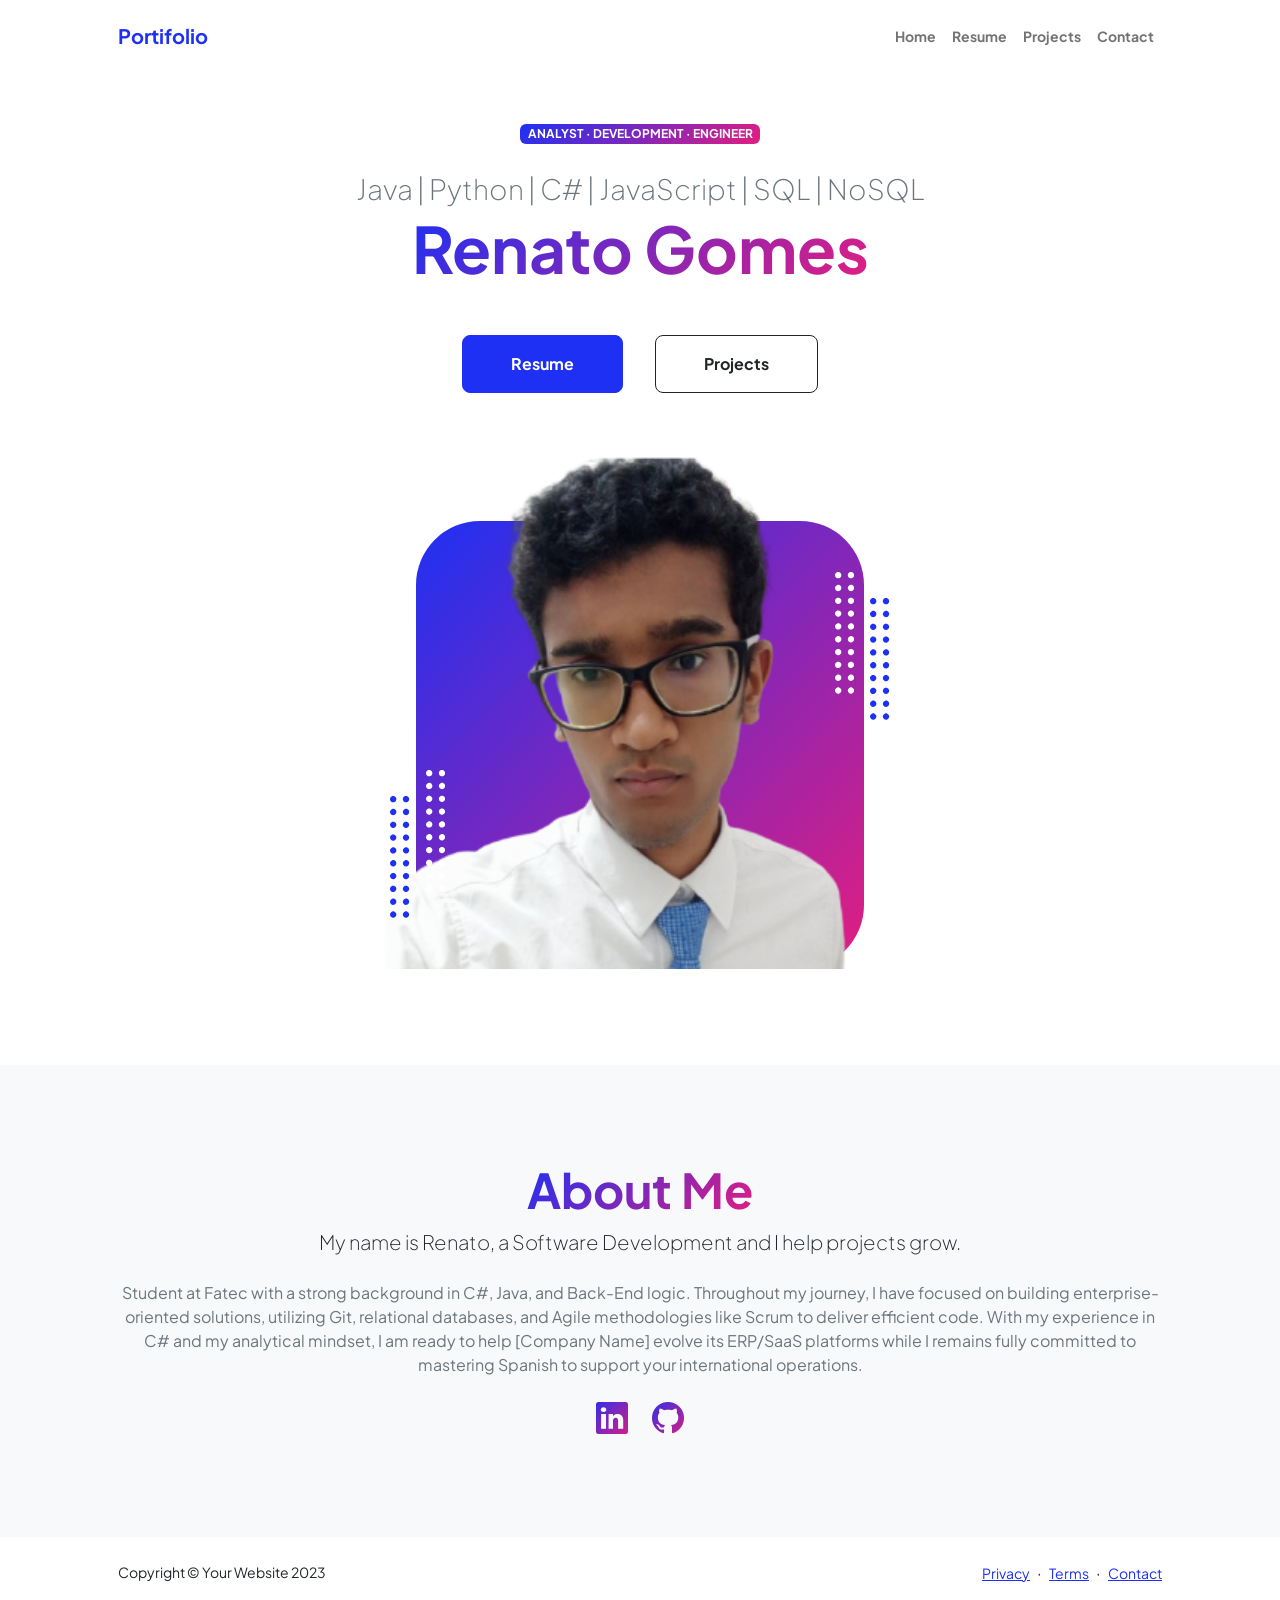
<file: index.html>
<!DOCTYPE html>
<html lang="en">
    <head>
        <meta charset="utf-8" />
        <meta name="viewport" content="width=device-width, initial-scale=1, shrink-to-fit=no" />
        <meta name="description" content="" />
        <meta name="author" content="" />
        <title>Personal - Start Bootstrap Theme</title>
        <!-- Favicon-->
        <link rel="icon" type="image/x-icon" href="assets/favicon.ico" />
        <!-- Custom Google font-->
        <link rel="preconnect" href="https://fonts.googleapis.com" />
        <link rel="preconnect" href="https://fonts.gstatic.com" crossorigin />
        <link href="https://fonts.googleapis.com/css2?family=Plus+Jakarta+Sans:wght@100;200;300;400;500;600;700;800;900&amp;display=swap" rel="stylesheet" />
        <!-- Bootstrap icons-->
        <link href="https://cdn.jsdelivr.net/npm/bootstrap-icons@1.8.1/font/bootstrap-icons.css" rel="stylesheet" />
        <!-- Core theme CSS (includes Bootstrap)-->
        <link href="css/styles.css" rel="stylesheet" />
    </head>
    <body class="d-flex flex-column h-100">
        <main class="flex-shrink-0">
            <!-- Navigation-->
            <nav class="navbar navbar-expand-lg navbar-light bg-white py-3">
                <div class="container px-5">
                    <a class="navbar-brand" href="index.html"><span class="fw-bolder text-primary">Portifolio</span></a>
                    <button class="navbar-toggler" type="button" data-bs-toggle="collapse" data-bs-target="#navbarSupportedContent" aria-controls="navbarSupportedContent" aria-expanded="false" aria-label="Toggle navigation"><span class="navbar-toggler-icon"></span></button>
                    <div class="collapse navbar-collapse" id="navbarSupportedContent">
                        <ul class="navbar-nav ms-auto mb-2 mb-lg-0 small fw-bolder">
                            <li class="nav-item"><a class="nav-link" href="index.html">Home</a></li>
                            <li class="nav-item"><a class="nav-link" href="resume.html">Resume</a></li>
                            <li class="nav-item"><a class="nav-link" href="projects.html">Projects</a></li>
                            <li class="nav-item"><a class="nav-link" href="contact.html">Contact</a></li>
                        </ul>
                    </div>
                </div>
            </nav>
            <!-- Header-->
            <header class="py-5">
                <div class="container px-5 pb-5">
                    <div class="row gx-5 align-items-center">
                        <div class="col-xxl-5">
                            <!-- Header text content-->
                            <div class="text-center text-xxl-start">
                                <div class="badge bg-gradient-primary-to-secondary text-white mb-4"><div class="text-uppercase">Analyst &middot; Development &middot; Engineer</div></div>
                                <div class="fs-3 fw-light text-muted">Java | Python | C# | JavaScript | SQL | NoSQL</div>
                                <h1 class="display-3 fw-bolder mb-5"><span class="text-gradient d-inline">Renato Gomes</span></h1>
                                <div class="d-grid gap-3 d-sm-flex justify-content-sm-center justify-content-xxl-start mb-3">
                                    <a class="btn btn-primary btn-lg px-5 py-3 me-sm-3 fs-6 fw-bolder" href="resume.html">Resume</a>
                                    <a class="btn btn-outline-dark btn-lg px-5 py-3 fs-6 fw-bolder" href="projects.html">Projects</a>
                                </div>
                            </div>
                        </div>
                        <div class="col-xxl-7">
                            <!-- Header profile picture-->
                            <div class="d-flex justify-content-center mt-5 mt-xxl-0">
                                <div class="profile bg-gradient-primary-to-secondary">
                                    <!-- TIP: For best results, use a photo with a transparent background like the demo example below-->
                                    <!-- Watch a tutorial on how to do this on YouTube (link)-->
                                    <img class="profile-img" src="assets/download.png" alt="..." />
                                    <div class="dots-1">
                                        <!-- SVG Dots-->
                                        <svg version="1.1" xmlns="http://www.w3.org/2000/svg" xmlns:xlink="http://www.w3.org/1999/xlink" x="0px" y="0px" viewBox="0 0 191.6 1215.4" style="enable-background: new 0 0 191.6 1215.4" xml:space="preserve">
                                            <g transform="translate(0.000000,1280.000000) scale(0.100000,-0.100000)">
                                                <path d="M227.7,12788.6c-105-35-200-141-222-248c-43-206,163-412,369-369c155,32,275,190,260,339c-11,105-90,213-190,262        C383.7,12801.6,289.7,12808.6,227.7,12788.6z"></path>
                                                <path d="M1507.7,12788.6c-151-50-253-216-222-362c25-119,136-230,254-255c194-41,395,142,375,339c-11,105-90,213-190,262        C1663.7,12801.6,1569.7,12808.6,1507.7,12788.6z"></path>
                                                <path d="M227.7,11508.6c-105-35-200-141-222-248c-43-206,163-412,369-369c155,32,275,190,260,339c-11,105-90,213-190,262        C383.7,11521.6,289.7,11528.6,227.7,11508.6z"></path>
                                                <path d="M1507.7,11508.6c-151-50-253-216-222-362c25-119,136-230,254-255c194-41,395,142,375,339c-11,105-90,213-190,262        C1663.7,11521.6,1569.7,11528.6,1507.7,11508.6z"></path>
                                                <path d="M227.7,10228.6c-105-35-200-141-222-248c-43-206,163-412,369-369c155,32,275,190,260,339c-11,105-90,213-190,262        C383.7,10241.6,289.7,10248.6,227.7,10228.6z"></path>
                                                <path d="M1507.7,10228.6c-105-35-200-141-222-248c-43-206,163-412,369-369c155,32,275,190,260,339c-11,105-90,213-190,262        C1663.7,10241.6,1569.7,10248.6,1507.7,10228.6z"></path>
                                                <path d="M227.7,8948.6c-105-35-200-141-222-248c-43-206,163-412,369-369c155,32,275,190,260,339c-11,105-90,213-190,262        C383.7,8961.6,289.7,8968.6,227.7,8948.6z"></path>
                                                <path d="M1507.7,8948.6c-105-35-200-141-222-248c-43-206,163-412,369-369c155,32,275,190,260,339c-11,105-90,213-190,262        C1663.7,8961.6,1569.7,8968.6,1507.7,8948.6z"></path>
                                                <path d="M227.7,7668.6c-105-35-200-141-222-248c-43-206,163-412,369-369c155,32,275,190,260,339c-11,105-90,213-190,262        C383.7,7681.6,289.7,7688.6,227.7,7668.6z"></path>
                                                <path d="M1507.7,7668.6c-105-35-200-141-222-248c-43-206,163-412,369-369c155,32,275,190,260,339c-11,105-90,213-190,262        C1663.7,7681.6,1569.7,7688.6,1507.7,7668.6z"></path>
                                                <path d="M227.7,6388.6c-105-35-200-141-222-248c-43-206,163-412,369-369c155,32,275,190,260,339c-11,105-90,213-190,262        C383.7,6401.6,289.7,6408.6,227.7,6388.6z"></path>
                                                <path d="M1507.7,6388.6c-105-35-200-141-222-248c-43-206,163-412,369-369c155,32,275,190,260,339c-11,105-90,213-190,262        C1663.7,6401.6,1569.7,6408.6,1507.7,6388.6z"></path>
                                                <path d="M227.7,5108.6c-105-35-200-141-222-248c-43-206,163-412,369-369c155,32,275,190,260,339c-11,105-90,213-190,262        C383.7,5121.6,289.7,5128.6,227.7,5108.6z"></path>
                                                <path d="M1507.7,5108.6c-105-35-200-141-222-248c-43-206,163-412,369-369c155,32,275,190,260,339c-11,105-90,213-190,262        C1663.7,5121.6,1569.7,5128.6,1507.7,5108.6z"></path>
                                                <path d="M227.7,3828.6c-105-35-200-141-222-248c-43-206,163-412,369-369c155,32,275,190,260,339c-11,105-90,213-190,262        C383.7,3841.6,289.7,3848.6,227.7,3828.6z"></path>
                                                <path d="M1507.7,3828.6c-105-35-200-141-222-248c-43-206,163-412,369-369c155,32,275,190,260,339c-11,105-90,213-190,262        C1663.7,3841.6,1569.7,3848.6,1507.7,3828.6z"></path>
                                                <path d="M227.7,2548.6c-105-35-200-141-222-248c-43-206,163-412,369-369c155,32,275,190,260,339c-11,105-90,213-190,262        C383.7,2561.6,289.7,2568.6,227.7,2548.6z"></path>
                                                <path d="M1507.7,2548.6c-105-35-200-141-222-248c-43-206,163-412,369-369c155,32,275,190,260,339c-11,105-90,213-190,262        C1663.7,2561.6,1569.7,2568.6,1507.7,2548.6z"></path>
                                                <path d="M227.7,1268.6c-105-35-200-141-222-248c-43-206,163-412,369-369c155,32,275,190,260,339c-11,105-90,213-190,262        C383.7,1281.6,289.7,1288.6,227.7,1268.6z"></path>
                                                <path d="M1507.7,1268.6c-105-35-200-141-222-248c-43-206,163-412,369-369c155,32,275,190,260,339c-11,105-90,213-190,262        C1663.7,1281.6,1569.7,1288.6,1507.7,1268.6z"></path>
                                            </g>
                                        </svg>
                                        <!-- END of SVG dots-->
                                    </div>
                                    <div class="dots-2">
                                        <!-- SVG Dots-->
                                        <svg version="1.1" xmlns="http://www.w3.org/2000/svg" xmlns:xlink="http://www.w3.org/1999/xlink" x="0px" y="0px" viewBox="0 0 191.6 1215.4" style="enable-background: new 0 0 191.6 1215.4" xml:space="preserve">
                                            <g transform="translate(0.000000,1280.000000) scale(0.100000,-0.100000)">
                                                <path d="M227.7,12788.6c-105-35-200-141-222-248c-43-206,163-412,369-369c155,32,275,190,260,339c-11,105-90,213-190,262        C383.7,12801.6,289.7,12808.6,227.7,12788.6z"></path>
                                                <path d="M1507.7,12788.6c-151-50-253-216-222-362c25-119,136-230,254-255c194-41,395,142,375,339c-11,105-90,213-190,262        C1663.7,12801.6,1569.7,12808.6,1507.7,12788.6z"></path>
                                                <path d="M227.7,11508.6c-105-35-200-141-222-248c-43-206,163-412,369-369c155,32,275,190,260,339c-11,105-90,213-190,262        C383.7,11521.6,289.7,11528.6,227.7,11508.6z"></path>
                                                <path d="M1507.7,11508.6c-151-50-253-216-222-362c25-119,136-230,254-255c194-41,395,142,375,339c-11,105-90,213-190,262        C1663.7,11521.6,1569.7,11528.6,1507.7,11508.6z"></path>
                                                <path d="M227.7,10228.6c-105-35-200-141-222-248c-43-206,163-412,369-369c155,32,275,190,260,339c-11,105-90,213-190,262        C383.7,10241.6,289.7,10248.6,227.7,10228.6z"></path>
                                                <path d="M1507.7,10228.6c-105-35-200-141-222-248c-43-206,163-412,369-369c155,32,275,190,260,339c-11,105-90,213-190,262        C1663.7,10241.6,1569.7,10248.6,1507.7,10228.6z"></path>
                                                <path d="M227.7,8948.6c-105-35-200-141-222-248c-43-206,163-412,369-369c155,32,275,190,260,339c-11,105-90,213-190,262        C383.7,8961.6,289.7,8968.6,227.7,8948.6z"></path>
                                                <path d="M1507.7,8948.6c-105-35-200-141-222-248c-43-206,163-412,369-369c155,32,275,190,260,339c-11,105-90,213-190,262        C1663.7,8961.6,1569.7,8968.6,1507.7,8948.6z"></path>
                                                <path d="M227.7,7668.6c-105-35-200-141-222-248c-43-206,163-412,369-369c155,32,275,190,260,339c-11,105-90,213-190,262        C383.7,7681.6,289.7,7688.6,227.7,7668.6z"></path>
                                                <path d="M1507.7,7668.6c-105-35-200-141-222-248c-43-206,163-412,369-369c155,32,275,190,260,339c-11,105-90,213-190,262        C1663.7,7681.6,1569.7,7688.6,1507.7,7668.6z"></path>
                                                <path d="M227.7,6388.6c-105-35-200-141-222-248c-43-206,163-412,369-369c155,32,275,190,260,339c-11,105-90,213-190,262        C383.7,6401.6,289.7,6408.6,227.7,6388.6z"></path>
                                                <path d="M1507.7,6388.6c-105-35-200-141-222-248c-43-206,163-412,369-369c155,32,275,190,260,339c-11,105-90,213-190,262        C1663.7,6401.6,1569.7,6408.6,1507.7,6388.6z"></path>
                                                <path d="M227.7,5108.6c-105-35-200-141-222-248c-43-206,163-412,369-369c155,32,275,190,260,339c-11,105-90,213-190,262        C383.7,5121.6,289.7,5128.6,227.7,5108.6z"></path>
                                                <path d="M1507.7,5108.6c-105-35-200-141-222-248c-43-206,163-412,369-369c155,32,275,190,260,339c-11,105-90,213-190,262        C1663.7,5121.6,1569.7,5128.6,1507.7,5108.6z"></path>
                                                <path d="M227.7,3828.6c-105-35-200-141-222-248c-43-206,163-412,369-369c155,32,275,190,260,339c-11,105-90,213-190,262        C383.7,3841.6,289.7,3848.6,227.7,3828.6z"></path>
                                                <path d="M1507.7,3828.6c-105-35-200-141-222-248c-43-206,163-412,369-369c155,32,275,190,260,339c-11,105-90,213-190,262        C1663.7,3841.6,1569.7,3848.6,1507.7,3828.6z"></path>
                                                <path d="M227.7,2548.6c-105-35-200-141-222-248c-43-206,163-412,369-369c155,32,275,190,260,339c-11,105-90,213-190,262        C383.7,2561.6,289.7,2568.6,227.7,2548.6z"></path>
                                                <path d="M1507.7,2548.6c-105-35-200-141-222-248c-43-206,163-412,369-369c155,32,275,190,260,339c-11,105-90,213-190,262        C1663.7,2561.6,1569.7,2568.6,1507.7,2548.6z"></path>
                                                <path d="M227.7,1268.6c-105-35-200-141-222-248c-43-206,163-412,369-369c155,32,275,190,260,339c-11,105-90,213-190,262        C383.7,1281.6,289.7,1288.6,227.7,1268.6z"></path>
                                                <path d="M1507.7,1268.6c-105-35-200-141-222-248c-43-206,163-412,369-369c155,32,275,190,260,339c-11,105-90,213-190,262        C1663.7,1281.6,1569.7,1288.6,1507.7,1268.6z"></path>
                                            </g>
                                        </svg>
                                        <!-- END of SVG dots-->
                                    </div>
                                    <div class="dots-3">
                                        <!-- SVG Dots-->
                                        <svg version="1.1" xmlns="http://www.w3.org/2000/svg" xmlns:xlink="http://www.w3.org/1999/xlink" x="0px" y="0px" viewBox="0 0 191.6 1215.4" style="enable-background: new 0 0 191.6 1215.4" xml:space="preserve">
                                            <g transform="translate(0.000000,1280.000000) scale(0.100000,-0.100000)">
                                                <path d="M227.7,12788.6c-105-35-200-141-222-248c-43-206,163-412,369-369c155,32,275,190,260,339c-11,105-90,213-190,262        C383.7,12801.6,289.7,12808.6,227.7,12788.6z"></path>
                                                <path d="M1507.7,12788.6c-151-50-253-216-222-362c25-119,136-230,254-255c194-41,395,142,375,339c-11,105-90,213-190,262        C1663.7,12801.6,1569.7,12808.6,1507.7,12788.6z"></path>
                                                <path d="M227.7,11508.6c-105-35-200-141-222-248c-43-206,163-412,369-369c155,32,275,190,260,339c-11,105-90,213-190,262        C383.7,11521.6,289.7,11528.6,227.7,11508.6z"></path>
                                                <path d="M1507.7,11508.6c-151-50-253-216-222-362c25-119,136-230,254-255c194-41,395,142,375,339c-11,105-90,213-190,262        C1663.7,11521.6,1569.7,11528.6,1507.7,11508.6z"></path>
                                                <path d="M227.7,10228.6c-105-35-200-141-222-248c-43-206,163-412,369-369c155,32,275,190,260,339c-11,105-90,213-190,262        C383.7,10241.6,289.7,10248.6,227.7,10228.6z"></path>
                                                <path d="M1507.7,10228.6c-105-35-200-141-222-248c-43-206,163-412,369-369c155,32,275,190,260,339c-11,105-90,213-190,262        C1663.7,10241.6,1569.7,10248.6,1507.7,10228.6z"></path>
                                                <path d="M227.7,8948.6c-105-35-200-141-222-248c-43-206,163-412,369-369c155,32,275,190,260,339c-11,105-90,213-190,262        C383.7,8961.6,289.7,8968.6,227.7,8948.6z"></path>
                                                <path d="M1507.7,8948.6c-105-35-200-141-222-248c-43-206,163-412,369-369c155,32,275,190,260,339c-11,105-90,213-190,262        C1663.7,8961.6,1569.7,8968.6,1507.7,8948.6z"></path>
                                                <path d="M227.7,7668.6c-105-35-200-141-222-248c-43-206,163-412,369-369c155,32,275,190,260,339c-11,105-90,213-190,262        C383.7,7681.6,289.7,7688.6,227.7,7668.6z"></path>
                                                <path d="M1507.7,7668.6c-105-35-200-141-222-248c-43-206,163-412,369-369c155,32,275,190,260,339c-11,105-90,213-190,262        C1663.7,7681.6,1569.7,7688.6,1507.7,7668.6z"></path>
                                                <path d="M227.7,6388.6c-105-35-200-141-222-248c-43-206,163-412,369-369c155,32,275,190,260,339c-11,105-90,213-190,262        C383.7,6401.6,289.7,6408.6,227.7,6388.6z"></path>
                                                <path d="M1507.7,6388.6c-105-35-200-141-222-248c-43-206,163-412,369-369c155,32,275,190,260,339c-11,105-90,213-190,262        C1663.7,6401.6,1569.7,6408.6,1507.7,6388.6z"></path>
                                                <path d="M227.7,5108.6c-105-35-200-141-222-248c-43-206,163-412,369-369c155,32,275,190,260,339c-11,105-90,213-190,262        C383.7,5121.6,289.7,5128.6,227.7,5108.6z"></path>
                                                <path d="M1507.7,5108.6c-105-35-200-141-222-248c-43-206,163-412,369-369c155,32,275,190,260,339c-11,105-90,213-190,262        C1663.7,5121.6,1569.7,5128.6,1507.7,5108.6z"></path>
                                                <path d="M227.7,3828.6c-105-35-200-141-222-248c-43-206,163-412,369-369c155,32,275,190,260,339c-11,105-90,213-190,262        C383.7,3841.6,289.7,3848.6,227.7,3828.6z"></path>
                                                <path d="M1507.7,3828.6c-105-35-200-141-222-248c-43-206,163-412,369-369c155,32,275,190,260,339c-11,105-90,213-190,262        C1663.7,3841.6,1569.7,3848.6,1507.7,3828.6z"></path>
                                                <path d="M227.7,2548.6c-105-35-200-141-222-248c-43-206,163-412,369-369c155,32,275,190,260,339c-11,105-90,213-190,262        C383.7,2561.6,289.7,2568.6,227.7,2548.6z"></path>
                                                <path d="M1507.7,2548.6c-105-35-200-141-222-248c-43-206,163-412,369-369c155,32,275,190,260,339c-11,105-90,213-190,262        C1663.7,2561.6,1569.7,2568.6,1507.7,2548.6z"></path>
                                                <path d="M227.7,1268.6c-105-35-200-141-222-248c-43-206,163-412,369-369c155,32,275,190,260,339c-11,105-90,213-190,262        C383.7,1281.6,289.7,1288.6,227.7,1268.6z"></path>
                                                <path d="M1507.7,1268.6c-105-35-200-141-222-248c-43-206,163-412,369-369c155,32,275,190,260,339c-11,105-90,213-190,262        C1663.7,1281.6,1569.7,1288.6,1507.7,1268.6z"></path>
                                            </g>
                                        </svg>
                                        <!-- END of SVG dots-->
                                    </div>
                                    <div class="dots-4">
                                        <!-- SVG Dots-->
                                        <svg version="1.1" xmlns="http://www.w3.org/2000/svg" xmlns:xlink="http://www.w3.org/1999/xlink" x="0px" y="0px" viewBox="0 0 191.6 1215.4" style="enable-background: new 0 0 191.6 1215.4" xml:space="preserve">
                                            <g transform="translate(0.000000,1280.000000) scale(0.100000,-0.100000)">
                                                <path d="M227.7,12788.6c-105-35-200-141-222-248c-43-206,163-412,369-369c155,32,275,190,260,339c-11,105-90,213-190,262        C383.7,12801.6,289.7,12808.6,227.7,12788.6z"></path>
                                                <path d="M1507.7,12788.6c-151-50-253-216-222-362c25-119,136-230,254-255c194-41,395,142,375,339c-11,105-90,213-190,262        C1663.7,12801.6,1569.7,12808.6,1507.7,12788.6z"></path>
                                                <path d="M227.7,11508.6c-105-35-200-141-222-248c-43-206,163-412,369-369c155,32,275,190,260,339c-11,105-90,213-190,262        C383.7,11521.6,289.7,11528.6,227.7,11508.6z"></path>
                                                <path d="M1507.7,11508.6c-151-50-253-216-222-362c25-119,136-230,254-255c194-41,395,142,375,339c-11,105-90,213-190,262        C1663.7,11521.6,1569.7,11528.6,1507.7,11508.6z"></path>
                                                <path d="M227.7,10228.6c-105-35-200-141-222-248c-43-206,163-412,369-369c155,32,275,190,260,339c-11,105-90,213-190,262        C383.7,10241.6,289.7,10248.6,227.7,10228.6z"></path>
                                                <path d="M1507.7,10228.6c-105-35-200-141-222-248c-43-206,163-412,369-369c155,32,275,190,260,339c-11,105-90,213-190,262        C1663.7,10241.6,1569.7,10248.6,1507.7,10228.6z"></path>
                                                <path d="M227.7,8948.6c-105-35-200-141-222-248c-43-206,163-412,369-369c155,32,275,190,260,339c-11,105-90,213-190,262        C383.7,8961.6,289.7,8968.6,227.7,8948.6z"></path>
                                                <path d="M1507.7,8948.6c-105-35-200-141-222-248c-43-206,163-412,369-369c155,32,275,190,260,339c-11,105-90,213-190,262        C1663.7,8961.6,1569.7,8968.6,1507.7,8948.6z"></path>
                                                <path d="M227.7,7668.6c-105-35-200-141-222-248c-43-206,163-412,369-369c155,32,275,190,260,339c-11,105-90,213-190,262        C383.7,7681.6,289.7,7688.6,227.7,7668.6z"></path>
                                                <path d="M1507.7,7668.6c-105-35-200-141-222-248c-43-206,163-412,369-369c155,32,275,190,260,339c-11,105-90,213-190,262        C1663.7,7681.6,1569.7,7688.6,1507.7,7668.6z"></path>
                                                <path d="M227.7,6388.6c-105-35-200-141-222-248c-43-206,163-412,369-369c155,32,275,190,260,339c-11,105-90,213-190,262        C383.7,6401.6,289.7,6408.6,227.7,6388.6z"></path>
                                                <path d="M1507.7,6388.6c-105-35-200-141-222-248c-43-206,163-412,369-369c155,32,275,190,260,339c-11,105-90,213-190,262        C1663.7,6401.6,1569.7,6408.6,1507.7,6388.6z"></path>
                                                <path d="M227.7,5108.6c-105-35-200-141-222-248c-43-206,163-412,369-369c155,32,275,190,260,339c-11,105-90,213-190,262        C383.7,5121.6,289.7,5128.6,227.7,5108.6z"></path>
                                                <path d="M1507.7,5108.6c-105-35-200-141-222-248c-43-206,163-412,369-369c155,32,275,190,260,339c-11,105-90,213-190,262        C1663.7,5121.6,1569.7,5128.6,1507.7,5108.6z"></path>
                                                <path d="M227.7,3828.6c-105-35-200-141-222-248c-43-206,163-412,369-369c155,32,275,190,260,339c-11,105-90,213-190,262        C383.7,3841.6,289.7,3848.6,227.7,3828.6z"></path>
                                                <path d="M1507.7,3828.6c-105-35-200-141-222-248c-43-206,163-412,369-369c155,32,275,190,260,339c-11,105-90,213-190,262        C1663.7,3841.6,1569.7,3848.6,1507.7,3828.6z"></path>
                                                <path d="M227.7,2548.6c-105-35-200-141-222-248c-43-206,163-412,369-369c155,32,275,190,260,339c-11,105-90,213-190,262        C383.7,2561.6,289.7,2568.6,227.7,2548.6z"></path>
                                                <path d="M1507.7,2548.6c-105-35-200-141-222-248c-43-206,163-412,369-369c155,32,275,190,260,339c-11,105-90,213-190,262        C1663.7,2561.6,1569.7,2568.6,1507.7,2548.6z"></path>
                                                <path d="M227.7,1268.6c-105-35-200-141-222-248c-43-206,163-412,369-369c155,32,275,190,260,339c-11,105-90,213-190,262        C383.7,1281.6,289.7,1288.6,227.7,1268.6z"></path>
                                                <path d="M1507.7,1268.6c-105-35-200-141-222-248c-43-206,163-412,369-369c155,32,275,190,260,339c-11,105-90,213-190,262        C1663.7,1281.6,1569.7,1288.6,1507.7,1268.6z"></path>
                                            </g>
                                        </svg>
                                        <!-- END of SVG dots-->
                                    </div>
                                </div>
                            </div>
                        </div>
                    </div>
                </div>
            </header>
            <!-- About Section-->
            <section class="bg-light py-5">
                <div class="container px-5">
                    <div class="row gx-5 justify-content-center">
                        <div class="col-xxl-8">
                            <div class="text-center my-5">
                                <h2 class="display-5 fw-bolder"><span class="text-gradient d-inline">About Me</span></h2>
                                <p class="lead fw-light mb-4">My name is Renato, a Software Development and I help projects grow.</p>
                                <p class="text-muted">Student at Fatec with a strong background in C#, Java, and Back-End logic. Throughout my journey, I have focused on building enterprise-oriented solutions, utilizing Git, relational databases, and Agile methodologies like Scrum to deliver efficient code. With my experience in C# and my analytical mindset, I am ready to help [Company Name] evolve its ERP/SaaS platforms while I remains fully committed to mastering Spanish to support your international operations.</p>
                                <div class="d-flex justify-content-center fs-2 gap-4">
                                    <!-- <a class="text-gradient" target="_blank" href="#!"><i class="bi bi-twitter"></i></a> -->
                                    <a class="text-gradient" target="_blank" href="https://www.linkedin.com/in/renatogomes-p/"><i class="bi bi-linkedin"></i></a>
                                    <a class="text-gradient" target="_blank" href="https://github.com/Renato-G-Santos"><i class="bi bi-github"></i></a>
                                </div>
                            </div>
                        </div>
                    </div>
                </div>
            </section>
        </main>
        <!-- Footer-->
        <footer class="bg-white py-4 mt-auto">
            <div class="container px-5">
                <div class="row align-items-center justify-content-between flex-column flex-sm-row">
                    <div class="col-auto"><div class="small m-0">Copyright &copy; Your Website 2023</div></div>
                    <div class="col-auto">
                        <a class="small" href="#!">Privacy</a>
                        <span class="mx-1">&middot;</span>
                        <a class="small" href="#!">Terms</a>
                        <span class="mx-1">&middot;</span>
                        <a class="small" href="#!">Contact</a>
                    </div>
                </div>
            </div>
        </footer>
        <!-- Bootstrap core JS-->
        <script src="https://cdn.jsdelivr.net/npm/bootstrap@5.2.3/dist/js/bootstrap.bundle.min.js"></script>
        <!-- Core theme JS-->
        <script src="js/scripts.js"></script>
    </body>
</html>
</file>
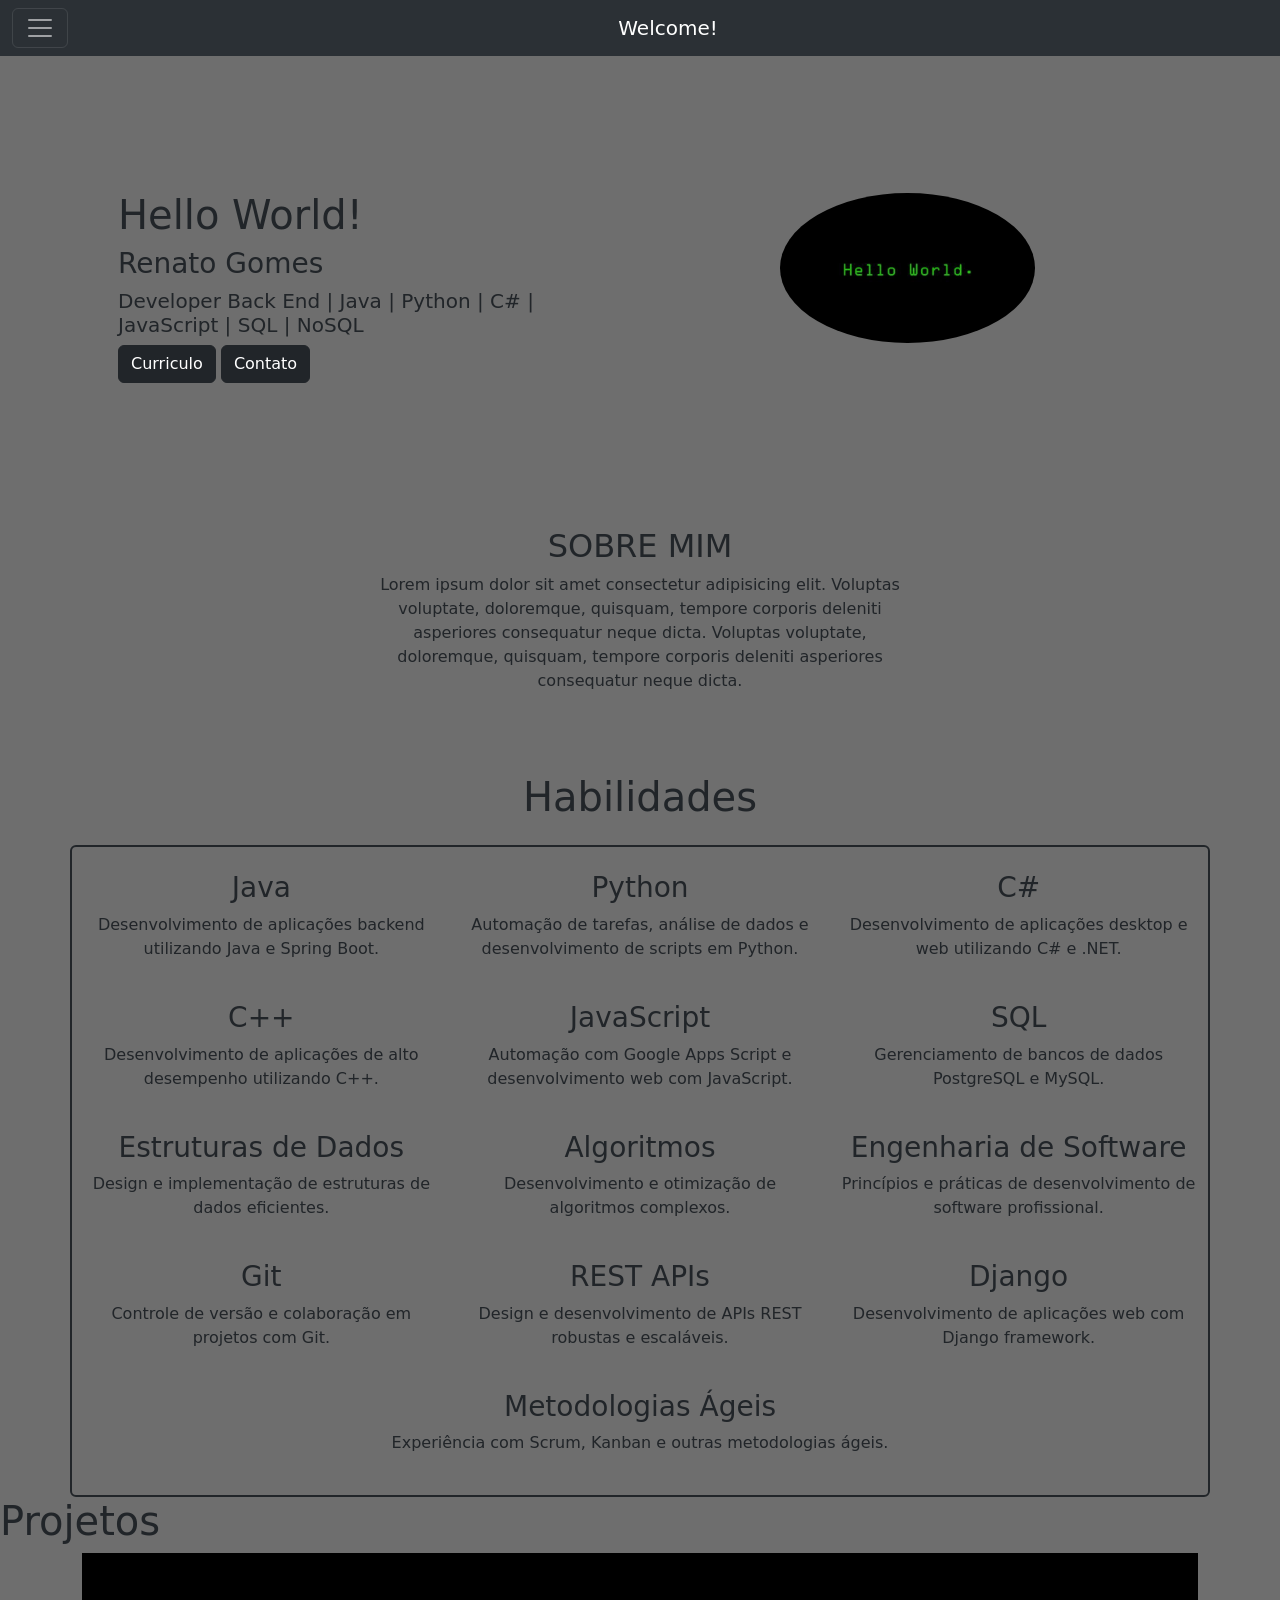
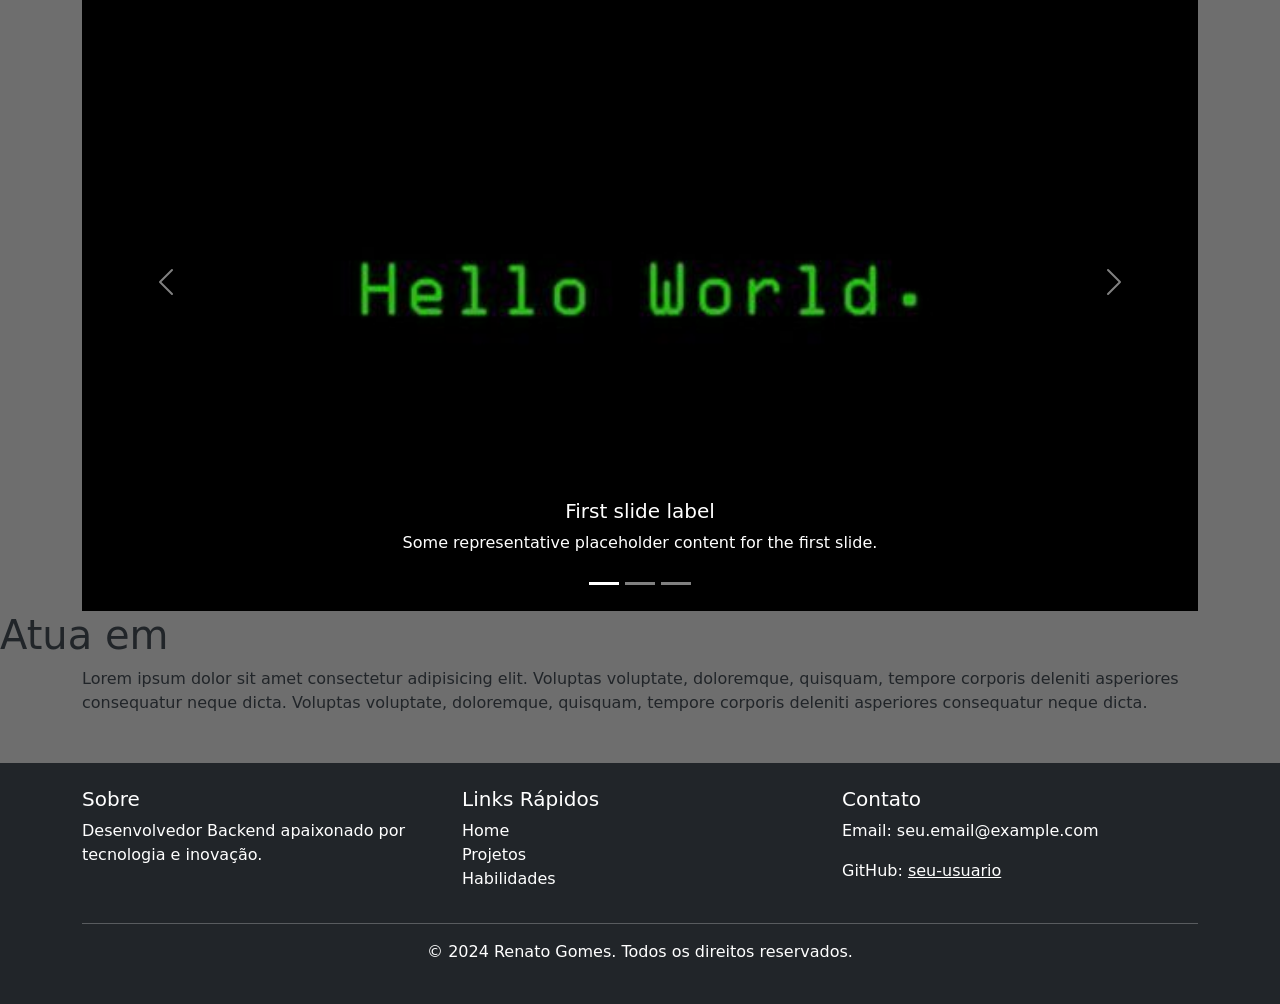
<file: Nova pasta/index.html>
<!DOCTYPE html>
<html lang="en">

<head>
    <meta charset="UTF-8">
    <meta name="viewport" content="width=device-width, initial-scale=1.0">
    <title>teste</title>
    <link rel="stylesheet" href="style.css">
    <link href="https://cdn.jsdelivr.net/npm/bootstrap@5.3.8/dist/css/bootstrap.min.css" rel="stylesheet"
        integrity="sha384-sRIl4kxILFvY47J16cr9ZwB07vP4J8+LH7qKQnuqkuIAvNWLzeN8tE5YBujZqJLB" crossorigin="anonymous">
</head>

<body style="background-color: rgb(110, 110, 110);">

    <nav class="navbar bg-body-tertiary fixed-top d-block bg-dark" data-bs-theme="dark">
        <div class="container-fluid">
            <button class="navbar-toggler" type="button" data-bs-toggle="offcanvas" data-bs-target="#offcanvasNavbar"
                aria-controls="offcanvasNavbar" aria-label="Toggle navigation">
                <span class="navbar-toggler-icon"></span>
            </button>
            <a class="navbar-brand mx-auto" href="#">Welcome!</a>
            <div class="offcanvas offcanvas-start" tabindex="-1" id="offcanvasNavbar"
                aria-labelledby="offcanvasNavbarLabel">
                <div class="offcanvas-header">
                    <h5 class="offcanvas-title" id="offcanvasNavbarLabel">Offcanvas</h5>
                    <button type="button" class="btn-close" data-bs-dismiss="offcanvas" aria-label="Close"></button>
                </div>
                <div class="offcanvas-body">
                    <ul class="navbar-nav justify-content-end flex-grow-1 pe-3">
                        <li class="nav-item">
                            <a class="nav-link active" aria-current="page" href="#">Home</a>
                        </li>
                        <li class="nav-item">
                            <a class="nav-link" href="#">Link</a>
                        </li>
                        <li class="nav-item dropdown">
                            <a class="nav-link dropdown-toggle" href="#" role="button" data-bs-toggle="dropdown"
                                aria-expanded="false">
                                Dropdown
                            </a>
                            <ul class="dropdown-menu">
                                <li><a class="dropdown-item" href="#">Action</a></li>
                                <li><a class="dropdown-item" href="#">Another action</a></li>
                                <li>
                                    <hr class="dropdown-divider">
                                </li>
                                <li><a class="dropdown-item" href="#">Something else here</a></li>
                            </ul>
                        </li>
                    </ul>
                    <form class="d-flex mt-3" role="search">
                        <input class="form-control me-2" type="search" placeholder="Search" aria-label="Search" />
                        <button class="btn btn-outline-success" type="submit">Search</button>
                    </form>
                </div>
            </div>
        </div>
    </nav>
    <hr style="color: white;">


    <div style=" background-color: rgb(110, 110, 110); margin: 0 auto;">
        <h1 style="text-align: center; padding: 4%;"></h1>

        <div class="container p-4">
            <div class="row p-4">
                <div class="col">

                    <h1>Hello World!</h1>
                    <h3>Renato Gomes</h3>
                    <h5>Developer Back End | Java | Python | C# | JavaScript | SQL | NoSQL</h5>
                </div>
                <div class="col" style="display: flex; justify-content: center; align-items: center;">
                    <img src="image/helloword.jpg" alt="Foto de Renato Gomes" class="img-fluid rounded-circle "
                        style="max-width: 50%;">
                </div>
                <div>

                    <button type="button" class="btn btn-dark">Curriculo</button>
                    <button type="button" class="btn btn-dark">Contato</button>
                </div>
            </div>
            <br>
            <br>
        </div>

    </div>
    <div class="p-5 text-center mx-auto w-50">
        <h2>SOBRE MIM</h2>
        <p>Lorem ipsum dolor sit amet consectetur adipisicing elit. Voluptas
            voluptate, doloremque, quisquam, tempore corporis deleniti asperiores
            consequatur neque dicta. Voluptas voluptate, doloremque, quisquam,
            tempore corporis deleniti asperiores consequatur neque dicta.</p>
    </div>
    
    <h1 class="text-center p-3">Habilidades</h1>
    <div class="container border border-2 border-dark rounded">
        <div class="row pt-4 text-center">
            <div class="col-md-4">
                <h3>Java</h3>
                <p>Desenvolvimento de aplicações backend utilizando Java e Spring Boot.</p>
            </div>
            <div class="col-md-4">
                <h3>Python</h3>
                <p>Automação de tarefas, análise de dados e desenvolvimento de scripts em Python.</p>
            </div>
            <div class="col-md-4">
                <h3>C#</h3>
                <p>Desenvolvimento de aplicações desktop e web utilizando C# e .NET.</p>
            </div>
        </div>
        <div class="row pt-4 text-center">
            <div class="col-md-4">
                <h3>C++</h3>
                <p>Desenvolvimento de aplicações de alto desempenho utilizando C++.</p>
            </div>
            <div class="col-md-4">
                <h3>JavaScript</h3>
                <p>Automação com Google Apps Script e desenvolvimento web com JavaScript.</p>
            </div>
            <div class="col-md-4">
                <h3>SQL</h3>
                <p>Gerenciamento de bancos de dados PostgreSQL e MySQL.</p>
            </div>
        </div>
        <div class="row pt-4 text-center">
            <div class="col-md-4">
                <h3>Estruturas de Dados</h3>
                <p>Design e implementação de estruturas de dados eficientes.</p>
            </div>
            <div class="col-md-4">
                <h3>Algoritmos</h3>
                <p>Desenvolvimento e otimização de algoritmos complexos.</p>
            </div>
            <div class="col-md-4">
                <h3>Engenharia de Software</h3>
                <p>Princípios e práticas de desenvolvimento de software profissional.</p>
            </div>
        </div>
        <div class="row pt-4 text-center">
            <div class="col-md-4">
                <h3>Git</h3>
                <p>Controle de versão e colaboração em projetos com Git.</p>
            </div>
            <div class="col-md-4">
                <h3>REST APIs</h3>
                <p>Design e desenvolvimento de APIs REST robustas e escaláveis.</p>
            </div>
            <div class="col-md-4">
                <h3>Django</h3>
                <p>Desenvolvimento de aplicações web com Django framework.</p>
            </div>
        </div>
        <div class="row pt-4 text-center mb-4">
            <div class="col-md-6 mx-auto">
                <h3>Metodologias Ágeis</h3>
                <p>Experiência com Scrum, Kanban e outras metodologias ágeis.</p>
            </div>
        </div>
    </div>
    <h1>Projetos</h1>
    <div class="container">
        <div id="carouselExampleCaptions" class="carousel slide">
            <div class="carousel-indicators">
                <button type="button" data-bs-target="#carouselExampleCaptions" data-bs-slide-to="0" class="active"
                    aria-current="true" aria-label="Slide 1"></button>
                <button type="button" data-bs-target="#carouselExampleCaptions" data-bs-slide-to="1"
                    aria-label="Slide 2"></button>
                <button type="button" data-bs-target="#carouselExampleCaptions" data-bs-slide-to="2"
                    aria-label="Slide 3"></button>
            </div>
            <div class="carousel-inner">
                <div class="carousel-item active">
                    <img src="image/helloword.jpg" class="d-block w-100" alt="...">
                    <div class="carousel-caption d-none d-md-block">
                        <h5>First slide label</h5>
                        <p>Some representative placeholder content for the first slide.</p>
                    </div>
                </div>
                <div class="carousel-item">
                    <img src="image/helloword.jpg" class="d-block w-100" alt="...">
                    <div class="carousel-caption d-none d-md-block">
                        <button class="btn btn-primary" type="submit">Button</button>

                        <h5>Second slide label</h5>
                        <p>Some representative placeholder content for the second slide.</p>
                    </div>
                </div>
                <div class="carousel-item">
                    <img src="image/helloword.jpg" class="d-block w-100" alt="...">
                    <div class="carousel-caption d-none d-md-block">
                        <h5>Third slide label</h5>
                        <p>Some representative placeholder content for the third slide.</p>
                    </div>
                </div>
            </div>
            <button class="carousel-control-prev" type="button" data-bs-target="#carouselExampleCaptions"
                data-bs-slide="prev">
                <span class="carousel-control-prev-icon" aria-hidden="true"></span>
                <span class="visually-hidden">Previous</span>
            </button>
            <button class="carousel-control-next" type="button" data-bs-target="#carouselExampleCaptions"
                data-bs-slide="next">
                <span class="carousel-control-next-icon" aria-hidden="true"></span>
                <span class="visually-hidden">Next</span>
            </button>
        </div>





    </div>


    <h1>Atua em</h1>
    <div class="container">
        <p>Lorem ipsum dolor sit amet consectetur adipisicing elit. Voluptas
            voluptate, doloremque, quisquam, tempore corporis deleniti asperiores
            consequatur neque dicta. Voluptas voluptate, doloremque, quisquam,
            tempore corporis deleniti asperiores consequatur neque dicta.</p>
    </div>
    <footer class="bg-dark text-white mt-5 py-4">
        <div class="container">
            <div class="row">
                <div class="col-md-4">
                    <h5>Sobre</h5>
                    <p>Desenvolvedor Backend apaixonado por tecnologia e inovação.</p>
                </div>
                <div class="col-md-4">
                    <h5>Links Rápidos</h5>
                    <ul class="list-unstyled">
                        <li><a href="#" class="text-white text-decoration-none">Home</a></li>
                        <li><a href="#" class="text-white text-decoration-none">Projetos</a></li>
                        <li><a href="#" class="text-white text-decoration-none">Habilidades</a></li>
                    </ul>
                </div>
                <div class="col-md-4">
                    <h5>Contato</h5>
                    <p>Email: seu.email@example.com</p>
                    <p>GitHub: <a href="#" class="text-white">seu-usuario</a></p>
                </div>
            </div>
            <hr class="bg-white">
            <div class="text-center">
                <p>&copy; 2024 Renato Gomes. Todos os direitos reservados.</p>
            </div>
        </div>
    </footer>



</body>
<script src="https://cdn.jsdelivr.net/npm/@popperjs/core@2.11.8/dist/umd/popper.min.js"
    integrity="sha384-I7E8VVD/ismYTF4hNIPjVp/Zjvgyol6VFvRkX/vR+Vc4jQkC+hVqc2pM8ODewa9r"
    crossorigin="anonymous"></script>
<script src="https://cdn.jsdelivr.net/npm/bootstrap@5.3.8/dist/js/bootstrap.min.js"
    integrity="sha384-G/EV+4j2dNv+tEPo3++6LCgdCROaejBqfUeNjuKAiuXbjrxilcCdDz6ZAVfHWe1Y"
    crossorigin="anonymous"></script>

</html>
</file>
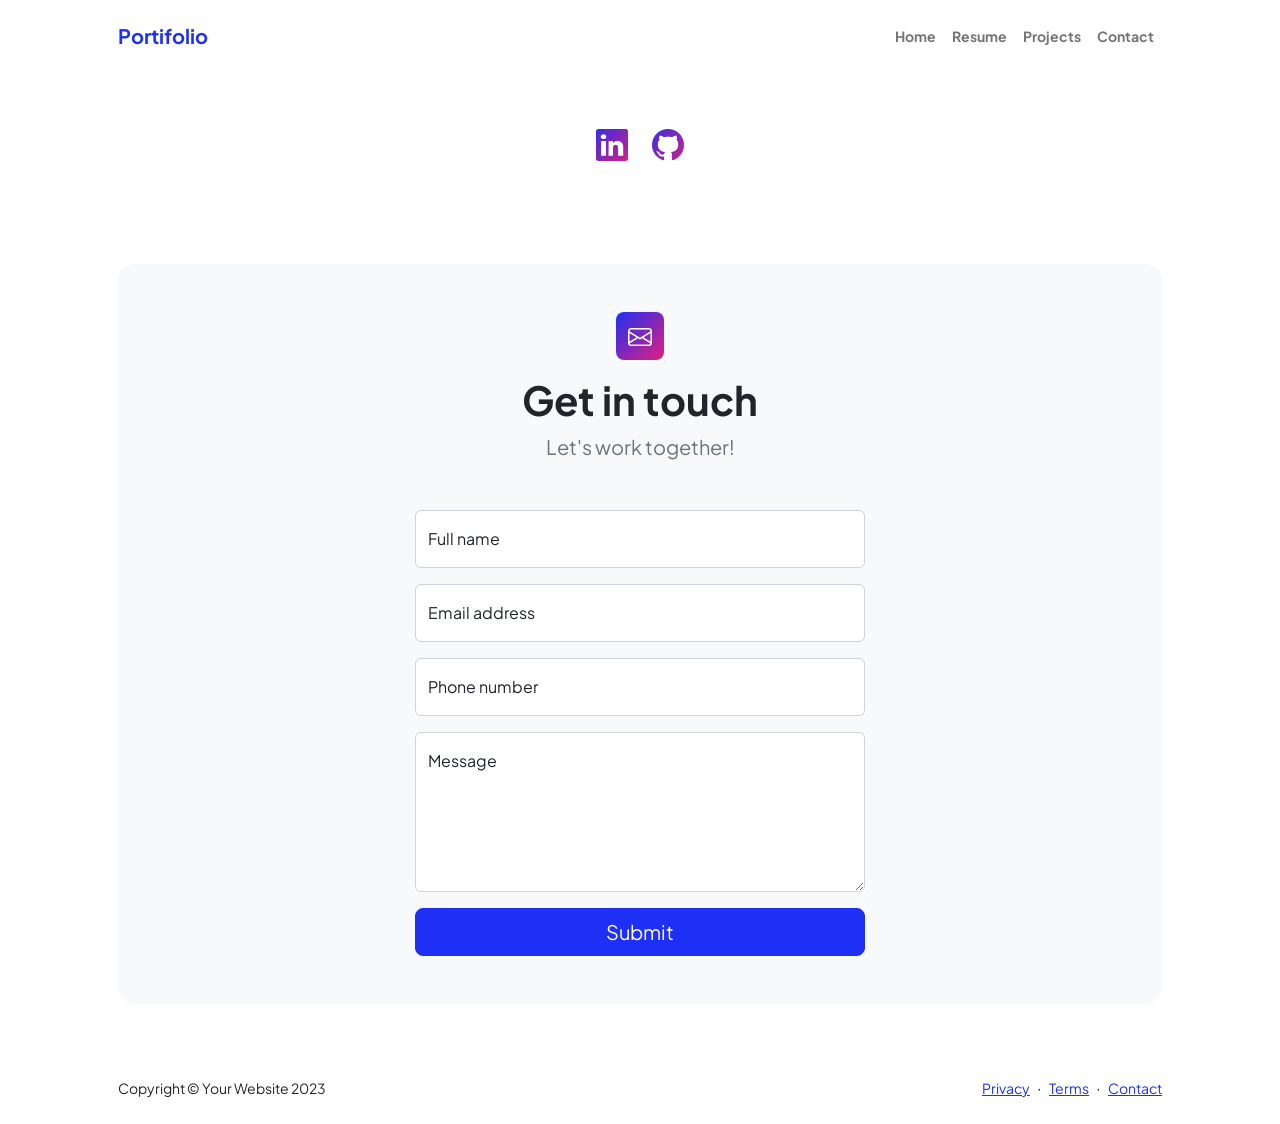
<file: contact.html>
<!DOCTYPE html>
<html lang="en">

<head>
    <meta charset="utf-8" />
    <meta name="viewport" content="width=device-width, initial-scale=1, shrink-to-fit=no" />
    <meta name="description" content />
    <meta name="author" content />
    <title>Modern Business - Start Bootstrap Template</title>
    <!-- Favicon-->
    <link rel="icon" type="image/x-icon" href="assets/favicon.ico" />
    <!-- Custom Google font-->
    <link rel="preconnect" href="https://fonts.googleapis.com" />
    <link rel="preconnect" href="https://fonts.gstatic.com" crossorigin />
    <link
        href="https://fonts.googleapis.com/css2?family=Plus+Jakarta+Sans:wght@100;200;300;400;500;600;700;800;900&amp;display=swap"
        rel="stylesheet" />
    <!-- Bootstrap icons-->
    <link href="https://cdn.jsdelivr.net/npm/bootstrap-icons@1.8.1/font/bootstrap-icons.css" rel="stylesheet" />
    <!-- Core theme CSS (includes Bootstrap)-->
    <link href="css/styles.css" rel="stylesheet" />
</head>

<body class="d-flex flex-column">
    <main class="flex-shrink-0">
        <!-- Navigation-->
        <nav class="navbar navbar-expand-lg navbar-light bg-white py-3">
            <div class="container px-5">
                <a class="navbar-brand" href="index.html"><span class="fw-bolder text-primary">Portifolio
                        </span></a>
                <button class="navbar-toggler" type="button" data-bs-toggle="collapse"
                    data-bs-target="#navbarSupportedContent" aria-controls="navbarSupportedContent"
                    aria-expanded="false" aria-label="Toggle navigation"><span
                        class="navbar-toggler-icon"></span></button>
                <div class="collapse navbar-collapse" id="navbarSupportedContent">
                    <ul class="navbar-nav ms-auto mb-2 mb-lg-0 small fw-bolder">
                        <li class="nav-item"><a class="nav-link" href="index.html">Home</a></li>
                        <li class="nav-item"><a class="nav-link" href="resume.html">Resume</a></li>
                        <li class="nav-item"><a class="nav-link" href="projects.html">Projects</a></li>
                        <li class="nav-item"><a class="nav-link" href="contact.html">Contact</a></li>
                    </ul>
                </div>
            </div>
        </nav>
        <!-- Page content-->
        <section class="py-5">  

        
            <div class="d-flex justify-content-center fs-2 gap-4">
                <!-- <a class="text-gradient" target="_blank" href="#!"><i class="bi bi-twitter"></i></a> -->
                <a class="text-gradient" target="_blank" href="https://www.linkedin.com/in/renatogomes-p/"><i
                        class="bi bi-linkedin"></i></a>
                <a class="text-gradient" target="_blank" href="https://github.com/Renato-G-Santos"><i
                        class="bi bi-github"></i></a>
            </div>
        </section>
        <section class="py-5">
            <div class="container px-5">
                <!-- Contact form-->
                <div class="bg-light rounded-4 py-5 px-4 px-md-5">
                    <div class="text-center mb-5">
                        <div class="feature bg-primary bg-gradient-primary-to-secondary text-white rounded-3 mb-3"><i
                                class="bi bi-envelope"></i></div>
                        <h1 class="fw-bolder">Get in touch</h1>
                        <p class="lead fw-normal text-muted mb-0">Let's work together!</p>
                    </div>
                    <div class="row gx-5 justify-content-center">
                        <div class="col-lg-8 col-xl-6">
                            <!-- * * * * * * * * * * * * * * *-->
                            <!-- * * SB Forms Contact Form * *-->
                            <!-- * * * * * * * * * * * * * * *-->
                            <!-- This form is pre-integrated with SB Forms.-->
                            <!-- To make this form functional, sign up at-->
                            <!-- https://startbootstrap.com/solution/contact-forms-->
                            <!-- to get an API token!-->
                            <form action="mailto:renatogomes1616@gmail.com?subject=Contato do Site" method="post"
                                enctype="text/plain">
                                <!-- Name input-->
                                <div class="form-floating mb-3">
                                    <input class="form-control" id="name" type="text" placeholder="Enter your name..."
                                        name="name" required />
                                    <label for="name">Full name</label>
                                </div>
                                <!-- Email address input-->
                                <div class="form-floating mb-3">
                                    <input class="form-control" id="email" type="email" placeholder="name@example.com"
                                        name="email" required />
                                    <label for="email">Email address</label>
                                </div>
                                <!-- Phone number input-->
                                <div class="form-floating mb-3">
                                    <input class="form-control" id="phone" type="tel" placeholder="(123) 456-7890"
                                        name="phone" required />
                                    <label for="phone">Phone number</label>
                                </div>
                                <!-- Message input-->
                                <div class="form-floating mb-3">
                                    <textarea class="form-control" id="message" type="text"
                                        placeholder="Enter your message here..." style="height: 10rem" name="message"
                                        required></textarea>
                                    <label for="message">Message</label>
                                </div>
                                <!-- Submit Button-->
                                <div class="d-grid"><button class="btn btn-primary btn-lg" id="submitButton"
                                        type="submit">Submit</button></div>
                            </form>
                        </div>
                    </div>
                </div>
            </div>
        </section>
    </main>
    <!-- Footer-->
    <footer class="bg-white py-4 mt-auto">
        <div class="container px-5">
            <div class="row align-items-center justify-content-between flex-column flex-sm-row">
                <div class="col-auto">
                    <div class="small m-0">Copyright &copy; Your Website 2023</div>
                </div>
                <div class="col-auto">
                    <a class="small" href="#!">Privacy</a>
                    <span class="mx-1">&middot;</span>
                    <a class="small" href="#!">Terms</a>
                    <span class="mx-1">&middot;</span>
                    <a class="small" href="#!">Contact</a>
                </div>
            </div>
        </div>
    </footer>
    <!-- Bootstrap core JS-->
    <script src="https://cdn.jsdelivr.net/npm/bootstrap@5.2.3/dist/js/bootstrap.bundle.min.js"></script>
    <!-- Core theme JS-->
    <script src="js/scripts.js"></script>
</body>

</html>
</file>
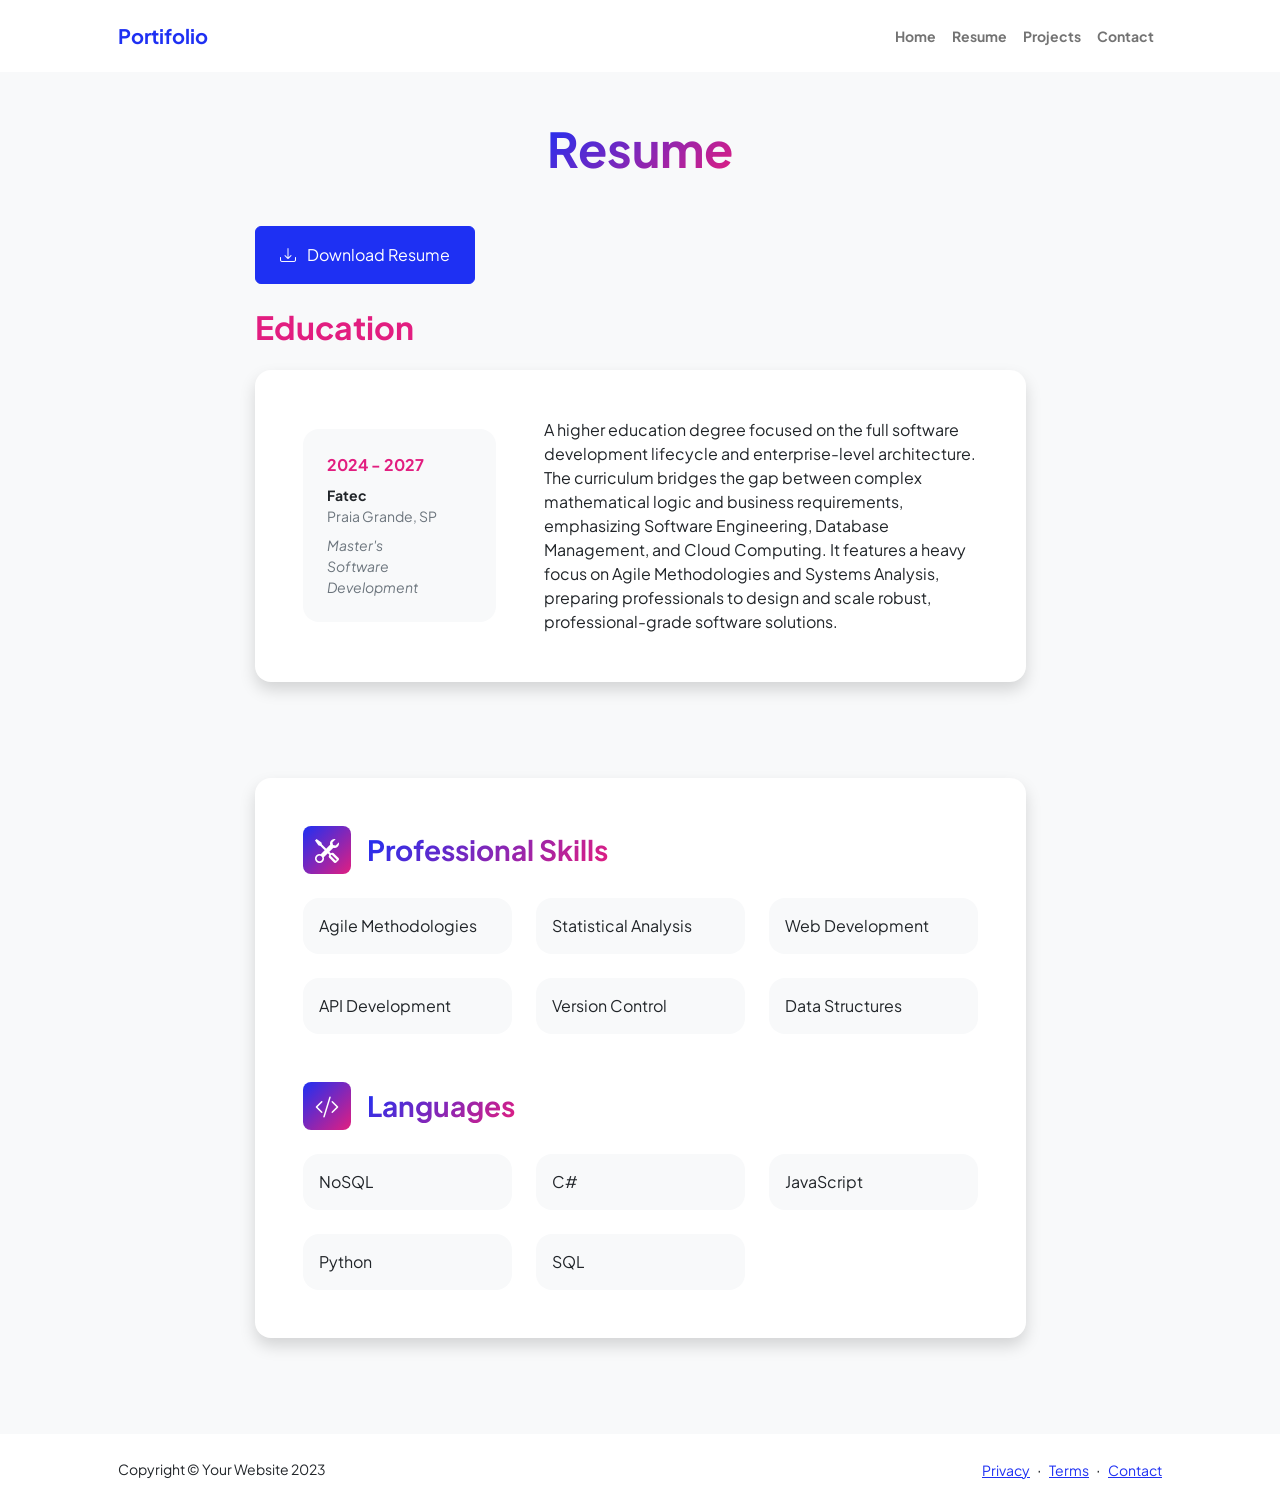
<file: resume.html>
<!DOCTYPE html>
<html lang="en">
    <head>
        <meta charset="utf-8" />
        <meta name="viewport" content="width=device-width, initial-scale=1, shrink-to-fit=no" />
        <meta name="description" content="" />
        <meta name="author" content="" />
        <title>Personal - Start Bootstrap Template</title>
        <!-- Favicon-->
        <link rel="icon" type="image/x-icon" href="assets/favicon.ico" />
        <!-- Custom Google font-->
        <link rel="preconnect" href="https://fonts.googleapis.com" />
        <link rel="preconnect" href="https://fonts.gstatic.com" crossorigin />
        <link href="https://fonts.googleapis.com/css2?family=Plus+Jakarta+Sans:wght@100;200;300;400;500;600;700;800;900&amp;display=swap" rel="stylesheet" />
        <!-- Bootstrap icons-->
        <link href="https://cdn.jsdelivr.net/npm/bootstrap-icons@1.8.1/font/bootstrap-icons.css" rel="stylesheet" />
        <!-- Core theme CSS (includes Bootstrap)-->
        <link href="css/styles.css" rel="stylesheet" />
    </head>
    <body class="d-flex flex-column h-100 bg-light">
        <main class="flex-shrink-0">
            <!-- Navigation-->
            <nav class="navbar navbar-expand-lg navbar-light bg-white py-3">
                <div class="container px-5">
                    <a class="navbar-brand" href="index.html"><span class="fw-bolder text-primary">Portifolio</span></a>
                    <button class="navbar-toggler" type="button" data-bs-toggle="collapse" data-bs-target="#navbarSupportedContent" aria-controls="navbarSupportedContent" aria-expanded="false" aria-label="Toggle navigation"><span class="navbar-toggler-icon"></span></button>
                    <div class="collapse navbar-collapse" id="navbarSupportedContent">
                        <ul class="navbar-nav ms-auto mb-2 mb-lg-0 small fw-bolder">
                            <li class="nav-item"><a class="nav-link" href="index.html">Home</a></li>
                            <li class="nav-item"><a class="nav-link" href="resume.html">Resume</a></li>
                            <li class="nav-item"><a class="nav-link" href="projects.html">Projects</a></li>
                            <li class="nav-item"><a class="nav-link" href="contact.html">Contact</a></li>
                        </ul>
                    </div>
                </div>
            </nav>
            <!-- Page Content-->
            <div class="container px-5 my-5">
                <div class="text-center mb-5">
                    <h1 class="display-5 fw-bolder mb-0"><span class="text-gradient d-inline">Resume</span></h1>
                </div>
                <div class="row gx-5 justify-content-center">
                    <div class="col-lg-11 col-xl-9 col-xxl-8">
                        <!-- Experience Section-->
                        <section>
                            <div class="d-flex align-items-center justify-content-between mb-4">
                                <!-- <h2 class="text-primary fw-bolder mb-0">Experience</h2> -->
                                <!-- Download resume button-->
                                <!-- Note: Set the link href target to a PDF file within your project-->
                                <a class="btn btn-primary px-4 py-3" target="_blank" href="Resume.pdf">
                                    <div class="d-inline-block bi bi-download me-2"></div>
                                    Download Resume
                                </a>
                            </div>
                            <!-- Experience Card 1-->
                            <!-- <div class="card shadow border-0 rounded-4 mb-5">
                                <div class="card-body p-5">
                                    <div class="row align-items-center gx-5">
                                        <div class="col text-center text-lg-start mb-4 mb-lg-0">
                                            <div class="bg-light p-4 rounded-4">
                                                <div class="text-primary fw-bolder mb-2">2019 - Present</div>
                                                <div class="small fw-bolder">Web Developer</div>
                                                <div class="small text-muted">Stark Industries</div>
                                                <div class="small text-muted">Los Angeles, CA</div>
                                            </div>
                                        </div>
                                        <div class="col-lg-8"><div>Lorem ipsum dolor sit amet consectetur adipisicing elit. Delectus laudantium, voluptatem quis repellendus eaque sit animi illo ipsam amet officiis corporis sed aliquam non voluptate corrupti excepturi maxime porro fuga.</div></div>
                                    </div>
                                </div>
                            </div> -->
                            <!-- Experience Card 2-->
                            <!-- <div class="card shadow border-0 rounded-4 mb-5">
                                <div class="card-body p-5">
                                    <div class="row align-items-center gx-5">
                                        <div class="col text-center text-lg-start mb-4 mb-lg-0">
                                            <div class="bg-light p-4 rounded-4">
                                                <div class="text-primary fw-bolder mb-2">2017 - 2019</div>
                                                <div class="small fw-bolder">SEM Specialist</div>
                                                <div class="small text-muted">Wayne Enterprises</div>
                                                <div class="small text-muted">Gotham City, NY</div>
                                            </div>
                                        </div>
                                        <div class="col-lg-8"><div>Lorem ipsum dolor sit amet consectetur adipisicing elit. Delectus laudantium, voluptatem quis repellendus eaque sit animi illo ipsam amet officiis corporis sed aliquam non voluptate corrupti excepturi maxime porro fuga.</div></div>
                                    </div>
                                </div>
                            </div> -->
                        </section>
                        <!-- Education Section-->
                        <section>
                            <h2 class="text-secondary fw-bolder mb-4">Education</h2>
                            <!-- Education Card 1-->
                            <div class="card shadow border-0 rounded-4 mb-5">
                                <div class="card-body p-5">
                                    <div class="row align-items-center gx-5">
                                        <div class="col text-center text-lg-start mb-4 mb-lg-0">
                                            <div class="bg-light p-4 rounded-4">
                                                <div class="text-secondary fw-bolder mb-2">2024 - 2027</div>
                                                <div class="mb-2">
                                                    <div class="small fw-bolder">Fatec</div>
                                                    <div class="small text-muted">Praia Grande, SP</div>
                                                </div>
                                                <div class="fst-italic">
                                                    <div class="small text-muted">Master's</div>
                                                    <div class="small text-muted">Software Development</div>
                                                </div>
                                            </div>
                                        </div>
                                        <div class="col-lg-8"><div>A higher education degree focused on the full software development lifecycle and enterprise-level architecture. The curriculum bridges the gap between complex mathematical logic and business requirements, emphasizing Software Engineering, Database Management, and Cloud Computing. It features a heavy focus on Agile Methodologies and Systems Analysis, preparing professionals to design and scale robust, professional-grade software solutions.</div></div>
                                    </div>
                                </div>
                            </div>
                            <!-- Education Card 2-->
                            <!-- <div class="card shadow border-0 rounded-4 mb-5">
                                <div class="card-body p-5">
                                    <div class="row align-items-center gx-5">
                                        <div class="col text-center text-lg-start mb-4 mb-lg-0">
                                            <div class="bg-light p-4 rounded-4">
                                                <div class="text-secondary fw-bolder mb-2">2011 - 2015</div>
                                                <div class="mb-2">
                                                    <div class="small fw-bolder">ULA</div>
                                                    <div class="small text-muted">Los Angeles, CA</div>
                                                </div>
                                                <div class="fst-italic">
                                                    <div class="small text-muted">Undergraduate</div>
                                                    <div class="small text-muted">Computer Science</div>
                                                </div>
                                            </div>
                                        </div>
                                        <div class="col-lg-8"><div>Lorem ipsum dolor sit amet consectetur adipisicing elit. Delectus laudantium, voluptatem quis repellendus eaque sit animi illo ipsam amet officiis corporis sed aliquam non voluptate corrupti excepturi maxime porro fuga.</div></div>
                                    </div>
                                </div>
                            </div> -->
                        </section>
                        <!-- Divider-->
                        <div class="pb-5"></div>
                        <!-- Skills Section-->
                        <section>
                            <!-- Skillset Card-->
                            <div class="card shadow border-0 rounded-4 mb-5">
                                <div class="card-body p-5">
                                    <!-- Professional skills list-->
                                    <div class="mb-5">
                                        <div class="d-flex align-items-center mb-4">
                                            <div class="feature bg-primary bg-gradient-primary-to-secondary text-white rounded-3 me-3"><i class="bi bi-tools"></i></div>
                                            <h3 class="fw-bolder mb-0"><span class="text-gradient d-inline">Professional Skills</span></h3>
                                        </div>
                                        <div class="row row-cols-1 row-cols-md-3 mb-4">
                                            <div class="col mb-4 mb-md-0"><div class="d-flex align-items-center bg-light rounded-4 p-3 h-100">Agile Methodologies</div></div>
                                            <div class="col mb-4 mb-md-0"><div class="d-flex align-items-center bg-light rounded-4 p-3 h-100">Statistical Analysis</div></div>
                                            <div class="col"><div class="d-flex align-items-center bg-light rounded-4 p-3 h-100">Web Development</div></div>
                                        </div>
                                        <div class="row row-cols-1 row-cols-md-3">
                                            <div class="col mb-4 mb-md-0"><div class="d-flex align-items-center bg-light rounded-4 p-3 h-100">API Development</div></div>
                                            <div class="col mb-4 mb-md-0"><div class="d-flex align-items-center bg-light rounded-4 p-3 h-100">Version Control</div></div>
                                            <div class="col"><div class="d-flex align-items-center bg-light rounded-4 p-3 h-100">Data Structures</div></div>
                                        </div>
                                    </div>
                                    <!-- Languages list-->
                                    <div class="mb-0">
                                        <div class="d-flex align-items-center mb-4">
                                            <div class="feature bg-primary bg-gradient-primary-to-secondary text-white rounded-3 me-3"><i class="bi bi-code-slash"></i></div>
                                            <h3 class="fw-bolder mb-0"><span class="text-gradient d-inline">Languages</span></h3>
                                        </div>
                                        <div class="row row-cols-1 row-cols-md-3 mb-4">
                                            <div class="col mb-4 mb-md-0"><div class="d-flex align-items-center bg-light rounded-4 p-3 h-100">NoSQL</div></div>
                                            <div class="col mb-4 mb-md-0"><div class="d-flex align-items-center bg-light rounded-4 p-3 h-100">C#</div></div>
                                            <div class="col"><div class="d-flex align-items-center bg-light rounded-4 p-3 h-100">JavaScript</div></div>
                                        </div>
                                        <div class="row row-cols-1 row-cols-md-3">
                                            <div class="col mb-4 mb-md-0"><div class="d-flex align-items-center bg-light rounded-4 p-3 h-100">Python</div></div>
                                            <div class="col mb-4 mb-md-0"><div class="d-flex align-items-center bg-light rounded-4 p-3 h-100">SQL</div></div>
                                            <!-- <div class="col"><div class="d-flex align-items-center bg-light rounded-4 p-3 h-100">Node.js</div></div> -->
                                        </div>
                                    </div>
                                </div>
                            </div>
                        </section>
                    </div>
                </div>
            </div>
        </main>
        <!-- Footer-->
        <footer class="bg-white py-4 mt-auto">
            <div class="container px-5">
                <div class="row align-items-center justify-content-between flex-column flex-sm-row">
                    <div class="col-auto"><div class="small m-0">Copyright &copy; Your Website 2023</div></div>
                    <div class="col-auto">
                        <a class="small" href="#!">Privacy</a>
                        <span class="mx-1">&middot;</span>
                        <a class="small" href="#!">Terms</a>
                        <span class="mx-1">&middot;</span>
                        <a class="small" href="#!">Contact</a>
                    </div>
                </div>
            </div>
        </footer>
        <!-- Bootstrap core JS-->
        <script src="https://cdn.jsdelivr.net/npm/bootstrap@5.2.3/dist/js/bootstrap.bundle.min.js"></script>
        <!-- Core theme JS-->
        <script src="js/scripts.js"></script>
    </body>
</html>
</file>
<file: Nova pasta/style.css>
.menu-lateral {
    position: fixed;
    top: 0;
    left: 0;
    height: 100vh;
    width: 250px; /* Ajuste conforme necessário */
    background-color: #333;
    color: white;
    overflow-y: auto;
  }

 .nav-link {
            color: #ffffff !important; /* Mude para a cor desejada */
        }
        .nav-link:hover {
            color: #2bae2b !important; /* Cor ao passar o mouse */
        }
</file>
